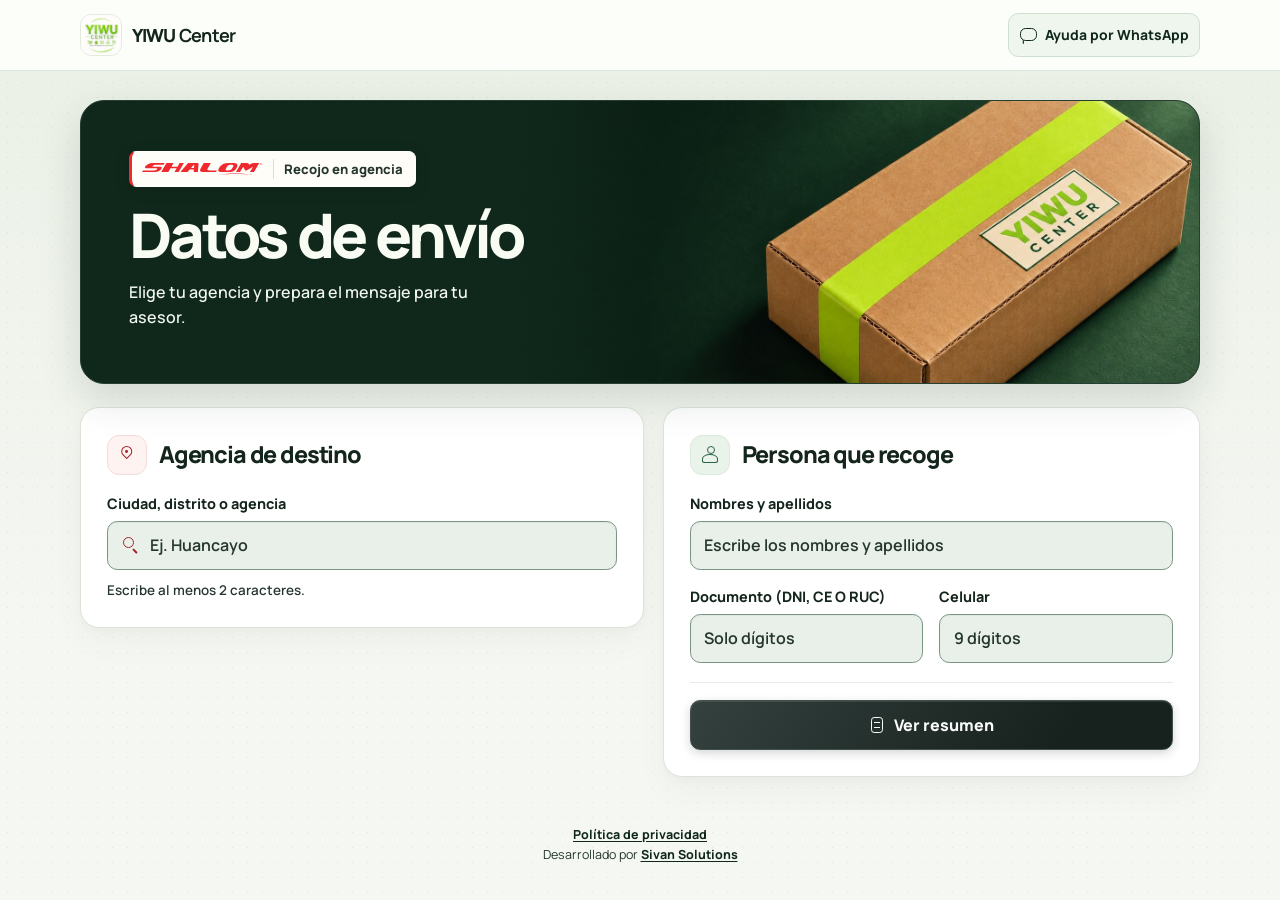
<file: site/index.html>
<!doctype html>
<html lang="es-PE">
<head>
  <meta charset="utf-8">
  <meta name="viewport" content="width=device-width, initial-scale=1">
  <meta name="referrer" content="no-referrer">
  <meta name="robots" content="noindex">
  <meta http-equiv="Content-Security-Policy" content="form-action 'none'; connect-src 'self'; base-uri 'none'; object-src 'none'">
  <title>Datos de envío Shalom | YIWU Center</title>
  <link rel="icon" href="yiwu-logo.jpg">
  <link rel="preload" href="manrope-latin.woff2" as="font" type="font/woff2" crossorigin>
  <link rel="stylesheet" href="formulario.css">
  <script src="yiwu-agencias-shalom.js" defer></script>
  <script src="formulario.js" type="module"></script>
</head>
<body>
  <header class="site-header">
    <div class="container header-inner">
      <div class="brand">
        <img src="yiwu-logo.jpg" alt="" width="42" height="42">
        <strong>YIWU <span>Center</span></strong>
      </div>
      <a class="header-channel" href="https://wa.me/51965266663?text=Hola%2C%20necesito%20ayuda%20con%20el%20formulario%20de%20env%C3%ADo%20de%20YIWU%20Center." target="_blank" rel="noopener noreferrer"><i class="icon icon-chat" aria-hidden="true"></i><span>Ayuda por WhatsApp</span></a>
    </div>
  </header>

  <main class="container">
    <section class="hero" aria-labelledby="titulo-formulario">
      <div class="hero-image" aria-hidden="true">
        <img src="hero-despacho-yiwu.jpg" alt="" fetchpriority="high">
      </div>
      <div class="hero-content">
        <div class="hero-carrier">
          <img src="shalom-logo.svg" alt="Shalom" width="132" height="14">
          <span>Recojo en agencia</span>
        </div>
        <h1 id="titulo-formulario">Datos de envío</h1>
        <p>Elige tu agencia y prepara el mensaje para tu asesor.</p>
      </div>
    </section>

    <noscript><p class="notice">Activa JavaScript o pide ayuda a tu asesor para elegir una agencia.</p></noscript>

    <form id="despacho" autocomplete="off" hidden>
      <div class="form-grid">
        <section class="card carrier-card" aria-labelledby="titulo-agencia">
          <div class="card-heading">
            <span class="card-icon" aria-hidden="true"><i class="icon icon-pin"></i></span>
            <h2 id="titulo-agencia">Agencia de destino</h2>
          </div>

          <div id="buscador">
            <label for="busqueda">Ciudad, distrito o agencia</label>
            <div class="search-field">
              <i class="icon icon-search" aria-hidden="true"></i>
              <input id="busqueda" type="search" placeholder="Ej. Huancayo" spellcheck="false"
                     aria-describedby="estado-busqueda" aria-controls="resultados" enterkeyhint="search">
            </div>
            <div class="search-meta">
              <p id="estado-busqueda" class="hint" role="status">Escribe al menos 2 caracteres.</p>
              <span id="ayuda-desplazamiento" class="scroll-hint" hidden>Desplázate para ver más</span>
            </div>
            <ul id="resultados" class="agency-results" tabindex="0" aria-label="Agencias encontradas" hidden></ul>
          </div>

          <div id="agencia-elegida" class="selected-agency" role="group" aria-labelledby="agencia-nombre"
               aria-describedby="agencia-ubicacion agencia-direccion" tabindex="-1" hidden>
            <div class="selected-details">
              <span class="selected-marker" aria-hidden="true"></span>
              <div>
                <p id="agencia-nombre" class="selected-name"></p>
                <p id="agencia-ubicacion" class="agency-location"></p>
                <p id="agencia-direccion" class="agency-address"></p>
                <p id="agencia-referencia" class="agency-address" hidden><strong>Referencia</strong> <span></span></p>
              </div>
            </div>
            <div class="agency-actions">
              <button id="cambiar-agencia" type="button" class="text-button">Cambiar agencia</button>
              <a id="agencia-mapa" class="text-button map-link" target="_blank" rel="noopener noreferrer"
                 aria-label="Ver mapa de la agencia en Google Maps" hidden>Ver mapa</a>
            </div>
          </div>
        </section>

        <section class="card" aria-labelledby="titulo-destinatario">
          <div class="card-heading">
            <span class="card-icon" aria-hidden="true"><i class="icon icon-person"></i></span>
            <h2 id="titulo-destinatario">Persona que recoge</h2>
          </div>
          <div class="fields">
            <div>
              <label for="nombre">Nombres y apellidos</label>
              <div class="field-control">
                <input id="nombre" type="text" maxlength="120" placeholder="Escribe los nombres y apellidos" required>
                <span class="field-check" aria-hidden="true" hidden></span>
                <span class="field-status" role="status"></span>
              </div>
            </div>
            <div class="fields-inline">
              <div>
                <label for="dni">Documento (DNI, CE O RUC)</label>
                <div class="field-control">
                  <input id="dni" type="text" inputmode="numeric" maxlength="11" pattern="[0-9]{8,9}|[0-9]{11}" placeholder="Solo dígitos"
                         title="Ingresa 8 dígitos para DNI, 9 para carné de extranjería u 11 para RUC" required>
                  <span class="field-check" aria-hidden="true" hidden></span>
                  <span class="field-status" role="status"></span>
                </div>
              </div>
              <div>
                <label for="celular">Celular</label>
                <div class="field-control">
                  <input id="celular" type="tel" inputmode="numeric" maxlength="9" pattern="9[0-9]{8}" placeholder="9 dígitos"
                         title="Ingresa 9 dígitos. El número empieza con 9" required>
                  <span class="field-check" aria-hidden="true" hidden></span>
                  <span class="field-status" role="status"></span>
                </div>
              </div>
            </div>
          </div>
          <div class="form-actions">
            <button id="revisar" type="submit" class="primary-button"><i class="icon icon-document" aria-hidden="true"></i> Ver resumen</button>
          </div>
        </section>
      </div>
    </form>

    <dialog id="revision" aria-labelledby="titulo-revision" aria-describedby="instrucciones-revision">
      <div class="review-content">
        <header class="review-header">
          <h2 id="titulo-revision">Resumen de envío</h2>
          <img src="shalom-logo.svg" alt="Shalom" width="96" height="10">
        </header>
        <div class="review-details">
          <section class="review-panel review-destination" aria-labelledby="resumen-destino-titulo">
            <h3 id="resumen-destino-titulo"><i class="icon icon-pin" aria-hidden="true"></i> Agencia de destino</h3>
            <p id="resumen-agencia" class="review-value"></p>
            <dl class="review-list">
              <div><dt>Ubicación</dt><dd id="resumen-ubicacion"></dd></div>
              <div><dt>Dirección</dt><dd id="resumen-direccion"></dd></div>
              <div id="resumen-referencia" hidden><dt>Referencia</dt><dd></dd></div>
            </dl>
          </section>
          <section class="review-panel" aria-labelledby="resumen-persona-titulo">
            <h3 id="resumen-persona-titulo"><i class="icon icon-person" aria-hidden="true"></i> Persona que recoge</h3>
            <p id="resumen-nombre" class="review-value"></p>
            <dl class="review-list review-contact">
              <div><dt id="resumen-tipo-documento"></dt><dd id="resumen-dni"></dd></div>
              <div><dt>Celular</dt><dd id="resumen-celular"></dd></div>
            </dl>
          </section>
        </div>
        <footer class="review-footer">
          <p id="instrucciones-revision" class="review-note review-warning">
            <span aria-hidden="true">⚠️</span>
            <span>Antes de confirmar, revisa la dirección de la agencia y los datos de la persona que recoge.</span>
          </p>
          <p id="estado-pedido" class="review-note" role="status" hidden></p>
          <div class="review-actions">
            <button id="confirmar-pedido" type="button" class="primary-button"><i class="icon icon-chat" aria-hidden="true"></i> <span>Confirmar pedido</span></button>
            <a id="abrir-whatsapp" class="primary-button" hidden><i class="icon icon-chat" aria-hidden="true"></i> Abrir WhatsApp</a>
            <button id="editar" type="button" class="text-button">Volver a editar</button>
          </div>
        </footer>
      </div>
    </dialog>
  </main>
  <footer class="site-credit">
    <a href="/politica-de-privacidad/">Política de privacidad</a>
    <p>Desarrollado por <a href="https://sivansolutions.com/" target="_blank" rel="noopener noreferrer">Sivan Solutions</a></p>
  </footer>
</body>
</html>
</file>
<file: site/formulario.css>
@font-face {
  font-family: Manrope;
  src: url("manrope-latin.woff2") format("woff2");
  font-weight: 200 800;
  font-display: swap;
}

:root {
  color-scheme: light;
  font-family: Manrope, system-ui, -apple-system, "Segoe UI", sans-serif;
  color: #14251c;
  background: #f0f3ed;
  --ink: #14251c;
  --muted: #25362d;
  --surface: #fff;
  --line: #d5ded4;
  --field-fill: #e8f0e9;
  --field-border: #7c9483;
  --forest: #10281c;
  --green: #286346;
  --mint: #eaf3e9;
  --shalom: #ee2a2f;
  --shalom-ink: #a82029;
  --shalom-wash: #fff3f2;
  --error: #a32938;
}

* { box-sizing: border-box; }
[hidden] { display: none !important; }
body {
  margin: 0;
  min-width: 0;
  min-height: 100vh;
  line-height: 1.55;
  background-image: radial-gradient(#546b5822 .62px, transparent .72px),
    linear-gradient(180deg, #eaf0e6 0, #f5f7f2 min(39rem, 85vh));
  background-size: 15px 15px, 100% 100%;
}
button, input { font: inherit; }
button { cursor: pointer; }
button:disabled {
  cursor: default;
  color: #34473c;
  background: #eaf1e9;
  border-color: #a9b9a9;
  box-shadow: none;
}
h1, h2, p { margin: 0; }
:focus-visible { outline: 2px solid #327850; outline-offset: 3px; }

.container { width: min(100% - 3.5rem, 70rem); margin-inline: auto; }
.site-header {
  background: #fcfef9;
  border-bottom: 1px solid #dce5d9;
}
.header-inner { display: flex; align-items: center; justify-content: space-between; gap: 1rem; min-height: 4.4rem; }
.brand { display: flex; align-items: center; gap: .65rem; flex-shrink: 0; }
.brand img { display: block; object-fit: contain; border-radius: .7rem; border: 1px solid #e3ebdc; }
.brand strong { font-size: 1.13rem; line-height: 1; font-weight: 800; letter-spacing: -.04em; }
.brand span { font-weight: 680; }
.header-channel { display: inline-flex; align-items: center; gap: .46rem; min-height: 2.75rem; padding: .42rem .65rem; border: 1px solid #cedecf; border-radius: .65rem; background: #eef6ed; color: var(--forest); font-size: .87rem; font-weight: 750; text-decoration: none; }
.header-channel:hover { background: #e0f0e3; text-decoration: underline; text-underline-offset: .18em; }

main { padding-block: 1.8rem 3rem; }
.site-credit { padding: 0 1rem 1.25rem; color: var(--muted); text-align: center; font-size: 0.78rem; }
.site-credit a { color: var(--forest); font-weight: 750; text-underline-offset: 0.19em; }
.hero {
  position: relative;
  isolation: isolate;
  overflow: hidden;
  display: grid;
  align-items: center;
  min-height: 17.75rem;
  border: 1px solid #263f30;
  border-radius: 1.5rem;
  background: var(--forest);
  color: #f9fcf3;
  box-shadow: 0 15px 40px #132c1b26;
  margin-bottom: 1.45rem;
}
.hero-image {
  position: absolute;
  inset: 0 0 0 auto;
  width: 62%;
  z-index: -1;
}
.hero-image img { display: block; width: 100%; height: 100%; object-fit: cover; object-position: 66% 51%; }
.hero-image::after {
  position: absolute;
  inset: 0;
  content: "";
  background: linear-gradient(90deg, var(--forest), #10281cbd 9%, #10281c51 20%, transparent 34%);
}
.hero-content { position: relative; width: 57%; padding: 2rem clamp(1.7rem, 4.2vw, 3rem) 2.15rem; }
.hero-carrier {
  display: flex;
  flex-wrap: wrap;
  width: fit-content;
  max-width: 100%;
  align-items: center;
  gap: .44rem .64rem;
  margin-bottom: 1.05rem;
  padding: .43rem .75rem .43rem .65rem;
  border: 1px solid #fff;
  border-left: 3px solid var(--shalom);
  border-radius: .46rem;
  background: #fffdf8;
  box-shadow: 0 3px 13px #09140d42;
  color: var(--muted);
  font-size: .82rem;
  font-weight: 790;
}
.hero-carrier img { display: block; width: 7.5rem; height: auto; }
.hero-carrier span { padding-left: .64rem; border-left: 1px solid #dddcd6; }
.hero h1 { font-size: clamp(2.45rem, 4.8vw, 4.1rem); font-weight: 790; line-height: 1.02; letter-spacing: -.061em; word-spacing: .042em; }
.hero p { max-width: 24rem; margin-top: .8rem; color: #f2f8f1; font-weight: 550; line-height: 1.6; }

.form-grid {
  display: grid;
  grid-template-columns: minmax(0, 1.05fr) minmax(0, 1fr);
  align-items: start;
  gap: 1.15rem;
}
.card {
  padding: clamp(1.15rem, 2.5vw, 1.65rem);
  border: 1px solid #dce4d9;
  border-radius: 1.2rem;
  background: var(--surface);
  box-shadow: 0 4px 8px #21382306, 0 14px 34px #21382309;
}
.card-heading {
  display: flex;
  align-items: center;
  gap: .72rem;
  margin-bottom: 1.15rem;
}
.card-icon {
  display: grid;
  flex: 0 0 2.5rem;
  width: 2.5rem;
  height: 2.5rem;
  place-items: center;
  color: var(--green);
  background: var(--mint);
  border: 1px solid #dceadd;
  border-radius: .75rem;
}
.card-heading h2 { font-size: clamp(1.13rem, 2vw, 1.46rem); font-weight: 800; letter-spacing: -.05em; line-height: 1.18; }
.carrier-card .card-icon { color: var(--shalom-ink); background: var(--shalom-wash); border-color: #f2dbd9; }
.fields { display: grid; gap: 1rem; }
.fields-inline {
  display: grid;
  grid-template-columns: repeat(auto-fit, minmax(min(100%, 13rem), 1fr));
  align-items: end;
  gap: .9rem 1rem;
}
label { display: block; margin-bottom: .37rem; font-size: .9rem; font-weight: 760; }

input {
  display: block;
  width: 100%;
  min-height: 3.05rem;
  padding: .67rem .84rem;
  color: var(--ink);
  background: var(--field-fill);
  border: 1px solid var(--field-border);
  border-radius: .64rem;
  box-shadow: inset 0 1px 2px #14251c0b;
}
input::placeholder { color: var(--muted); font-weight: 620; opacity: 1; }
input:focus { border-color: #387250; background: #f1f7f2; }
input:user-invalid { border-color: var(--error); }
.field-control { position: relative; }
.field-control input { padding-inline-end: 2.55rem; }
.field-control:has(.field-check:not([hidden])) input { border-color: #6a9978; background: #e8f4eb; }
.field-status {
  position: absolute;
  width: 1px;
  height: 1px;
  overflow: hidden;
  clip-path: inset(50%);
  white-space: nowrap;
}
.search-field { position: relative; }
.search-field > .icon { position: absolute; inset: .97rem auto auto .95rem; color: var(--shalom-ink); pointer-events: none; }
.search-field input { padding-left: 2.62rem; }
.search-field input:focus-visible { outline-color: var(--shalom-ink); border-color: #aa5d63; }
.hint { margin-top: .4rem; font-size: .84rem; color: var(--muted); font-weight: 580; overflow-wrap: anywhere; }
.error { color: var(--error); }
.search-meta { display: flex; flex-wrap: wrap; align-items: baseline; justify-content: space-between; gap: .15rem .65rem; margin-top: .63rem; }
.search-meta .hint { margin: 0; }
.scroll-hint { font-size: .81rem; font-weight: 710; color: var(--shalom-ink); }

.agency-results {
  max-height: 15rem;
  margin: .68rem 0 0;
  padding: .24rem;
  list-style: none;
  overflow-y: auto;
  overscroll-behavior-y: contain;
  scrollbar-width: thin;
  scrollbar-color: #ad7574 #f8eeea;
  scrollbar-gutter: stable;
  border: 1px solid #dce6da;
  border-radius: .72rem;
  background: #fcfaf8;
}
.agency-results li + li { border-top: 1px solid #ece4df; }
.agency-option {
  display: grid;
  grid-template-columns: minmax(0, 1fr) auto;
  align-items: center;
  column-gap: .8rem;
  width: 100%;
  min-height: 3.95rem;
  padding: .57rem .66rem;
  color: inherit;
  text-align: left;
  border: 0;
  border-radius: .48rem;
  background: transparent;
}
.agency-option:hover, .agency-option:focus-visible { background: var(--shalom-wash); }
.agency-option:focus-visible { outline-color: var(--shalom-ink); outline-offset: -2px; }
.agency-option strong, .agency-option span { grid-column: 1; overflow-wrap: anywhere; }
.agency-option strong { font-size: .91rem; font-weight: 790; line-height: 1.3; }
.agency-option .agency-address { font-size: .82rem; line-height: 1.4; }
.agency-option::after {
  content: "";
  grid-column: 2;
  grid-row: 1 / span 3;
  width: .86rem;
  height: .86rem;
  border: 1px solid #a0807e;
  border-radius: 50%;
}
.agency-option:hover::after, .agency-option:focus-visible::after {
  background: var(--shalom-ink);
  box-shadow: inset 0 0 0 2px var(--shalom-wash);
}

.selected-agency {
  padding: 1rem 1.05rem .4rem;
  border: 1px solid #b9d9c1;
  border-radius: .8rem;
  background: linear-gradient(125deg, #e4f2e8, #f2f8f2);
}
.selected-details { display: flex; gap: .65rem; }
.selected-marker, .field-check {
  display: grid;
  width: 1.35rem;
  height: 1.35rem;
  place-items: center;
  border-radius: 50%;
  color: #fff;
  background: var(--green);
}
.selected-marker { flex: 0 0 1.35rem; margin-top: .06rem; }
.field-check {
  position: absolute;
  inset-block-start: 50%;
  inset-inline-end: .75rem;
  transform: translateY(-50%);
  pointer-events: none;
}
.selected-marker::before, .field-check::before {
  content: "";
  width: .55rem;
  height: .31rem;
  border: solid currentColor;
  border-width: 0 0 2px 2px;
  transform: translateY(-.06rem) rotate(-45deg);
}
.selected-name { font-weight: 800; overflow-wrap: anywhere; }
.agency-location { margin-top: .16rem; font-size: .82rem; font-weight: 760; line-height: 1.4; color: var(--muted); overflow-wrap: anywhere; }
.agency-address { margin-top: .15rem; font-size: .875rem; color: var(--muted); overflow-wrap: anywhere; }
.agency-address strong { display: block; color: var(--forest); font-size: .77rem; }
.agency-actions { display: flex; flex-wrap: wrap; align-items: center; gap: 0 .9rem; }
.agency-actions .text-button { font-size: .86rem; }
.agency-actions button { color: var(--shalom-ink); }
.map-link { display: inline-flex; align-items: center; }

.form-actions { border-top: 1px solid #e6ece3; margin-top: 1.2rem; padding-top: 1.05rem; }

.primary-button, .text-button { min-height: 2.75rem; border-radius: .63rem; font-weight: 800; }
.primary-button {
  position: relative;
  isolation: isolate;
  overflow: hidden;
  display: inline-flex;
  min-height: 3.1rem;
  align-items: center;
  justify-content: center;
  gap: .52rem;
  padding: .6rem 1.04rem;
  color: #f8fbfa;
  border: 1px solid #42504c;
  background: linear-gradient(125deg, #34413e, #17211e 78%);
  box-shadow: inset 0 1px 0 #ffffff19, 0 .2rem .6rem #111d182e;
}
.primary-button:hover:enabled, .primary-button:focus-visible { border-color: #6a8278; box-shadow: inset 0 1px 0 #ffffff24, 0 .4rem .9rem #17262336; }
.card .primary-button { width: 100%; }
.text-button { padding: .45rem .15rem; color: var(--green); border: 0; background: transparent; text-underline-offset: .2em; }
.text-button:hover { text-decoration: underline; }

dialog {
  width: min(100% - 1.5rem, 36rem);
  max-height: calc(100dvh - 1.5rem);
  padding: 0;
  color: inherit;
  background: var(--surface);
  border: 1px solid var(--line);
  border-radius: 1.16rem;
  box-shadow: 0 1rem 3.5rem #101c14a0;
}
dialog::backdrop { background: #10271dc9; backdrop-filter: blur(3px); }
.review-content { padding: clamp(.95rem, 4vw, 1.55rem); }
.review-header { display: flex; flex-wrap: wrap; align-items: center; justify-content: space-between; gap: .3rem .8rem; margin-bottom: .85rem; }
.review-header h2 { font-size: clamp(1.28rem, 4.6vw, 1.65rem); font-weight: 800; line-height: 1.18; letter-spacing: -.045em; }
.review-header img { display: block; width: 5.75rem; height: auto; }
.review-details { display: grid; gap: .62rem; }
.review-panel { min-width: 0; padding: .74rem .88rem; border: 1px solid #dce7df; border-radius: .78rem; background: #f8faf8; }
.review-destination { background: linear-gradient(140deg, #e9f4eb, #f6faf6); border-color: #cce0d0; }
.review-panel h3 { display: flex; align-items: center; gap: .4rem; margin: 0 0 .35rem; color: var(--muted); font-size: .79rem; font-weight: 780; }
.review-panel h3 .icon { color: var(--green); }
.review-value { font-size: 1rem; font-weight: 800; line-height: 1.32; overflow-wrap: anywhere; }
.review-list { display: grid; gap: .42rem; margin: .53rem 0 0; }
.review-list dt { color: var(--muted); font-size: .77rem; font-weight: 780; }
.review-list dd { margin: 0; font-size: .88rem; line-height: 1.4; overflow-wrap: anywhere; }
.review-contact { grid-template-columns: repeat(2, minmax(0, 1fr)); gap: .6rem; }
.review-contact dd { font-variant-numeric: tabular-nums; }
.review-footer { margin-top: .78rem; }
.review-note { color: var(--muted); font-size: .83rem; font-weight: 580; line-height: 1.45; }
.review-warning { display: flex; align-items: flex-start; gap: .5rem; padding: .55rem .7rem; border: 1px solid #efc8cf; border-radius: .55rem; background: #fff2f3; color: var(--error); font-weight: 700; }
#estado-pedido { margin-top: .45rem; }
#estado-pedido.error { color: var(--error); }
.review-actions { display: flex; flex-wrap: wrap; align-items: center; gap: .25rem .85rem; margin-top: .63rem; }
.review-actions .primary-button { flex: 1 0 auto; text-decoration: none; }
.notice { padding: 1rem; color: var(--error); border: 1px solid var(--line); border-radius: .65rem; background: var(--surface); }

@media (min-width: 34rem) {
  .review-details { grid-template-columns: minmax(0, 1.15fr) minmax(0, .85fr); }
}

@media (prefers-reduced-motion: no-preference) {
  .primary-button { transition: transform .18s ease, box-shadow .22s ease, border-color .22s ease; }
  .primary-button:hover:enabled { transform: translateY(-1px); }
  .primary-button:active:enabled { transform: translateY(1px) scale(.985); }
  .primary-button::after {
    position: absolute;
    z-index: -1;
    inset: 0;
    content: "";
    pointer-events: none;
    background: linear-gradient(110deg, transparent 27%, #e7ffed24 50%, transparent 73%);
    transform: translateX(-110%);
  }
  .primary-button:hover:enabled::after { transform: translateX(110%); transition: transform .74s ease; }
  dialog[open] .review-content { animation: resumen-entrada .23s ease-out both; }
  dialog[open] .primary-button::after { animation: luz-boton .82s .16s ease both; }
  @keyframes resumen-entrada {
    from { opacity: 0; transform: translateY(.3rem); }
    to { opacity: 1; transform: translateY(0); }
  }
  @keyframes luz-boton {
    from { transform: translateX(-110%); }
    to { transform: translateX(110%); }
  }
}

.icon { position: relative; display: inline-block; flex: none; width: 1.12rem; height: 1.12rem; }
.icon::before, .icon::after { position: absolute; content: ""; }
.icon-pin::before {
  top: .03rem;
  left: .17rem;
  width: .59rem;
  height: .59rem;
  border: 1.5px solid currentColor;
  border-radius: 70% 70% 4% 70%;
  transform: rotate(45deg);
}
.icon-pin::after { top: .28rem; left: .43rem; width: .18rem; height: .18rem; border-radius: 50%; background: currentColor; }
.icon-search::before { width: .59rem; height: .59rem; border: 1.5px solid currentColor; border-radius: 50%; }
.icon-search::after { top: .68rem; left: .68rem; width: .37rem; height: 1.5px; border-radius: 1px; background: currentColor; transform: rotate(45deg); transform-origin: left center; }
.icon-person::before { inset: 0 auto auto .36rem; width: .39rem; height: .39rem; border-radius: 50%; border: 1.5px solid currentColor; }
.icon-person::after { inset: auto .075rem .04rem; height: .45rem; border: 1.5px solid currentColor; border-radius: 55% 55% 21% 21%; }
.icon-chat::before { inset: .1rem .02rem .18rem; border: 1.5px solid currentColor; border-radius: .35rem; }
.icon-chat::after { width: .27rem; height: .25rem; left: .24rem; bottom: .07rem; border-left: 1.5px solid currentColor; transform: skew(-24deg) rotate(-27deg); }
.icon-document::before { inset: .05rem .17rem; border: 1.5px solid currentColor; border-radius: .2rem; }
.icon-document::after { inset: .38rem .36rem auto; height: .22rem; border-block: 1.4px solid currentColor; }

@media (max-width: 46rem) {
  .container { width: calc(100% - 2rem); }
  .header-inner { min-height: 3.75rem; }
  .brand img { width: 36px; height: 36px; }
  .brand strong { font-size: 1rem; }
  .header-channel { font-size: .77rem; gap: .3rem; }
  main { padding-top: 1rem; }
  .hero { min-height: 12.75rem; border-radius: 1.13rem; margin-bottom: 1rem; }
  .hero-content { width: 100%; padding: 1.02rem 1.1rem 1.15rem; }
  .hero h1, .hero p { max-width: 58%; }
  .hero h1 { font-size: clamp(1.85rem, 5.4vw, 2.85rem); }
  .hero-carrier { margin-bottom: .62rem; font-size: .76rem; }
  .hero-carrier img { width: 6.4rem; }
  .hero p { margin-top: .53rem; font-size: .89rem; line-height: 1.46; }
  .hero-image {
    inset: auto 0 0 auto;
    width: min(47%, 14rem);
    aspect-ratio: 9 / 8;
    overflow: hidden;
  }
  .hero-image img {
    position: absolute;
    right: 0;
    bottom: 0;
    width: 134%;
    height: auto;
  }
  .hero-image::after {
    background: linear-gradient(180deg, var(--forest), #10281c82 5%, transparent 11%),
      linear-gradient(90deg, var(--forest), #10281c68 7%, transparent 15%);
  }
  .form-grid { grid-template-columns: minmax(0, 1fr); gap: .92rem; }
}

@media (max-width: 21.5rem) {
  .header-channel { max-width: 8.4rem; line-height: 1.17; }
  .hero-carrier img { width: 5.72rem; }
}

@media (max-width: 26rem) {
  .review-actions { display: grid; gap: .1rem; }
}
</file>
